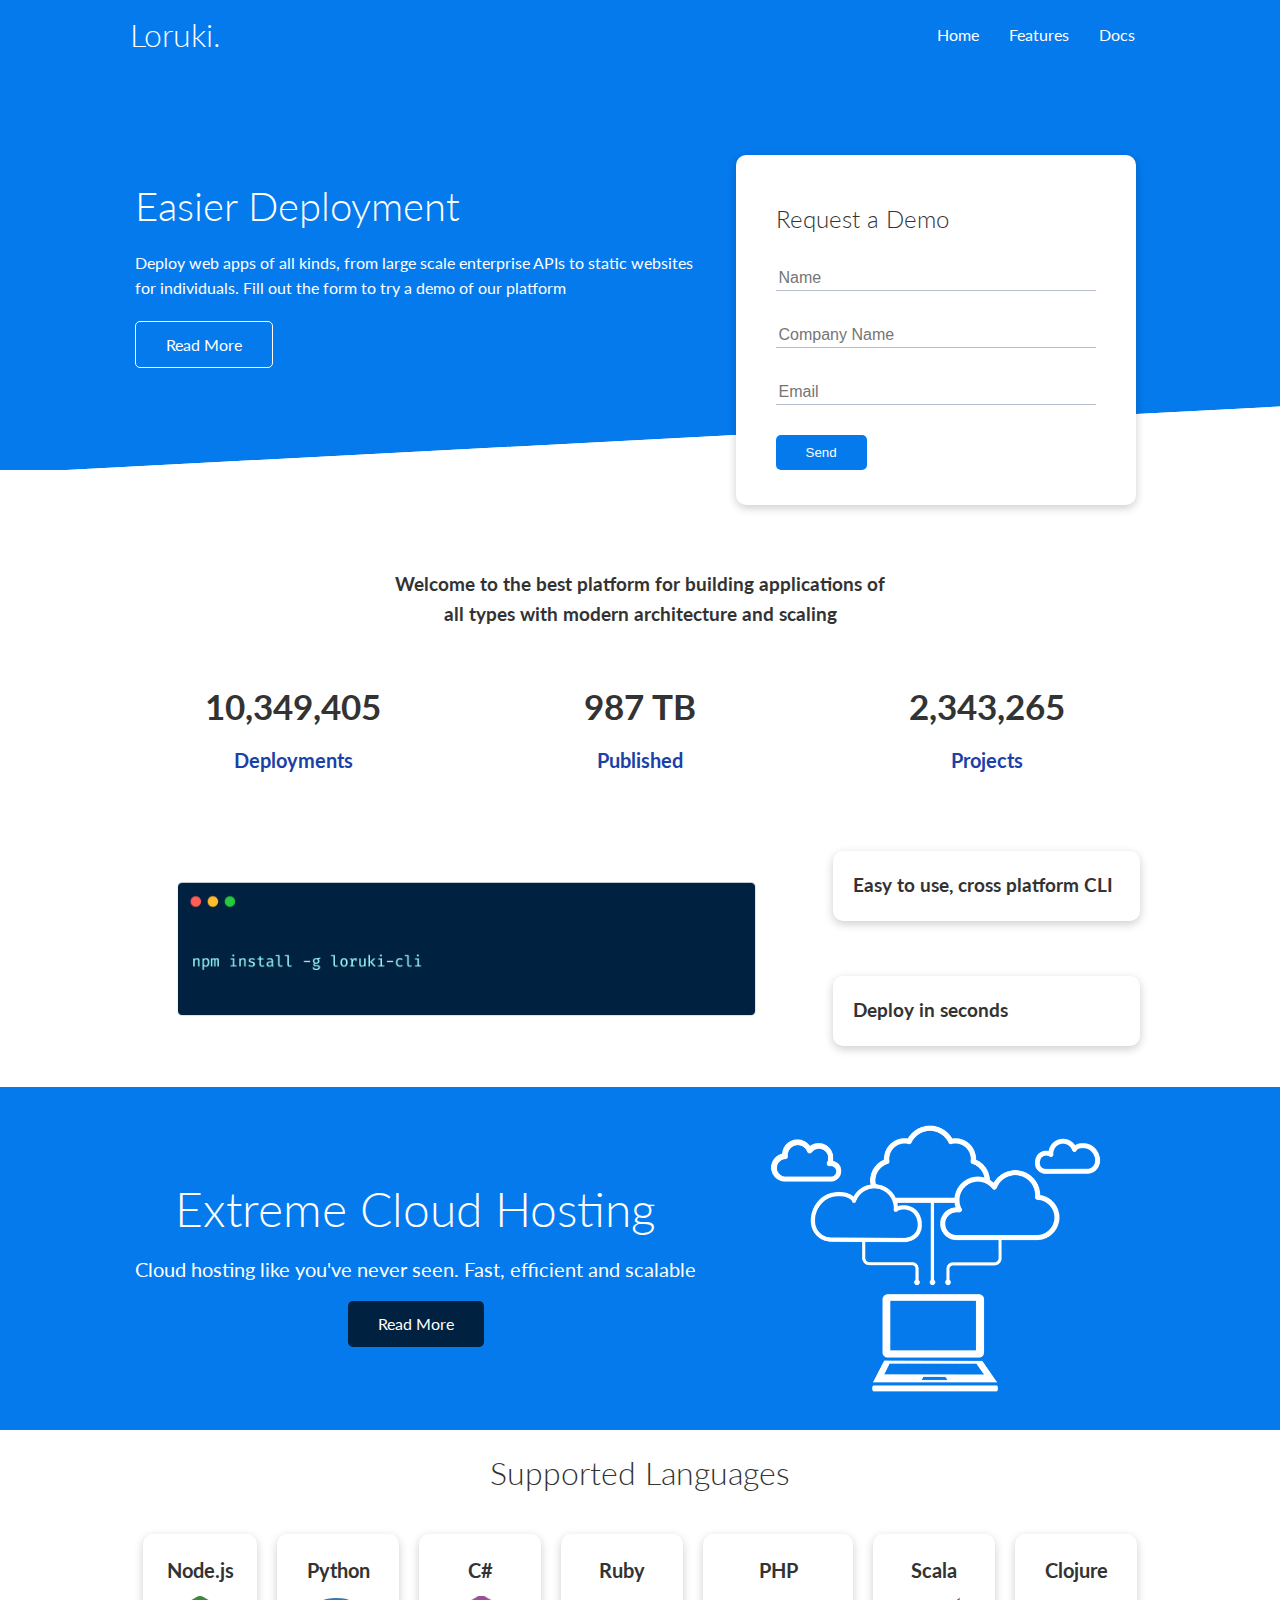
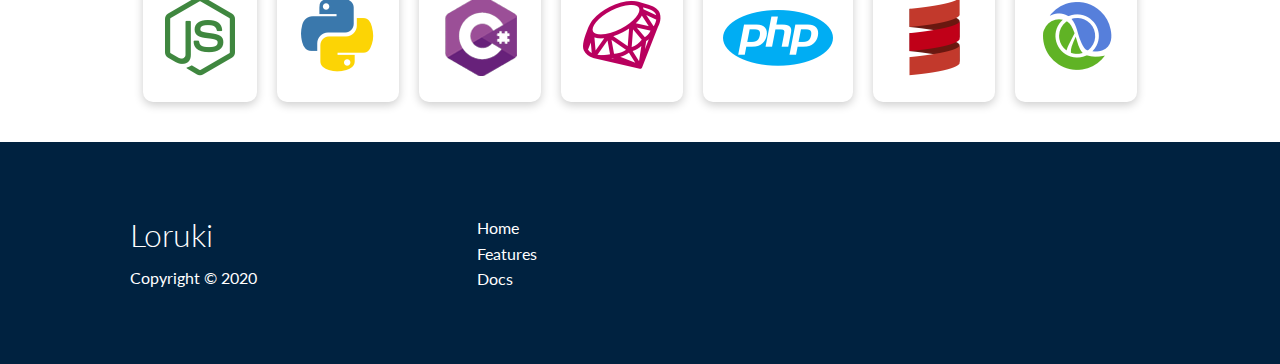
<file: index.html>
<!DOCTYPE html>
<html lang="en">
<head>
    <meta charset="UTF-8">
    <meta name="viewport" content="width=device-width, initial-scale=1.0">
    <link rel="stylesheet" href="https://cdnjs.cloudflare.com/ajax/libs/font-awesome/5.15.1/css/all.min.css" integrity="sha512-+4zCK9k+qNFUR5X+cKL9EIR+ZOhtIloNl9GIKS57V1MyNsYpYcUrUeQc9vNfzsWfV28IaLL3i96P9sdNyeRssA==" crossorigin="anonymous" />
    <link rel="stylesheet" href="css/utilities.css">
    <link rel="stylesheet" href="css/style.css">
    <title>Loruki | Cloud Hosting For Everyone</title>
</head>
<body>
    <!-- Navbar -->
    <div class="navbar">
        <div class="container flex">
            <h1 class="logo">Loruki.</h1>
            <nav>
                <ul>
                    <li><a href="index.html">Home</a></li>
                    <li><a href="features.html">Features</a></li>
                    <li><a href="docs.html">Docs</a></li>
                </ul>
            </nav>
        </div>
    </div>
    
    <!-- Showcase -->
    <section class="showcase">
        <div class="container grid">
            <div class="showcase-text">
                <h1>Easier Deployment</h1>
                <p>Deploy web apps of all kinds, from large scale enterprise APIs to static websites for individuals. Fill out the form to try a demo of our platform</p>
                <a href="features.html" class="btn btn-outline">Read More</a>
            </div>

            <div class="showcase-form card">
                <h2>Request a Demo</h2>
                 <!--  <form name="contact" netlify-honeypot="bot-field" method="POST" data-netlify="true">
                    <input type="hidden" name="form-name" value="contact">
                    <p class="hidden">
                        <label>Don’t fill this out if you're human: <input name="bot-field" /></label>
                      </p>
                    <div class="form-control">
                        <input type="text" name="name" placeholder="Name" required>
                    </div>
                    <div class="form-control">
                        <input type="text" name="company" placeholder="Company Name" required>
                    </div>
                    <div class="form-control">
                        <input type="email" name="email" placeholder="Email" required>
                    </div>
                    <input type="submit" value="Send" class="btn btn-primary">
                </form> -->
                 <form>
                    <div class="form-control">
                        <input type="text" name="name" placeholder="Name" required>
                    </div>
                    <div class="form-control">
                        <input type="text" name="company" placeholder="Company Name" required>
                    </div>
                    <div class="form-control">
                        <input type="email" name="email" placeholder="Email" required>
                    </div>
                    <input type="submit" value="Send" class="btn btn-primary">
                </form>
            </div>
        </div>
    </section>

    <!-- Stats -->
    <section class="stats">
        <div class="container">
            <h3 class="stats-heading text-center my-1">
                Welcome to the best platform for building applications of all types with modern architecture and scaling
            </h3>

            <div class="grid grid-3 text-center my-4">
                <div>
                    <i class="fas fa-server fa-3x"></i>
                    <h3>10,349,405</h3>
                    <p class="text-secondary">Deployments</p>
                </div>
                <div>
                    <i class="fas fa-upload fa-3x"></i>
                    <h3>987 TB</h3>
                    <p class="text-secondary">Published</p>
                </div>
                <div>
                    <i class="fas fa-project-diagram fa-3x"></i>
                    <h3>2,343,265</h3>
                    <p class="text-secondary">Projects</p>
                </div>
            </div>
        </div>
    </section>

    <!-- Cli -->
    <section class="cli">
        <div class="container grid">
            <img src="images/cli.png" alt="">
            <div class="card">
                <h3>Easy to use, cross platform CLI</h3>
            </div>
            <div class="card">
                <h3>Deploy in seconds</h3>
            </div>
        </div>
    </section>

    <!-- Cloud -->
    <section class="cloud bg-primary my-2 py-2">
        <div class="container grid">
            <div class="text-center">
                <h2 class="lg">Extreme Cloud Hosting</h2>
                <p class="lead my-1">Cloud hosting like you've never seen. Fast, efficient and scalable</p>
                <a href="features.html" class="btn btn-dark">Read More</a>
            </div>
            <img src="images/cloud.png" alt="">
        </div>
    </section>

    <!-- Languages -->
    <section class="languages">
        <h2 class="md text-center my-2">
            Supported Languages
        </h2>
        <div class="container flex">
            <div class="card">
                <h4>Node.js</h4>
                <img src="images/logos/node.png" alt="">
            </div>
            <div class="card">
                <h4>Python</h4>
                <img src="images/logos/python.png" alt="">
              </div>
              <div class="card">
                <h4>C#</h4>
                <img src="images/logos/csharp.png" alt="">
              </div>
              <div class="card">
                <h4>Ruby</h4>
                <img src="images/logos/ruby.png" alt="">
              </div>
              <div class="card">
                <h4>PHP</h4>
                <img src="images/logos/php.png" alt="">
              </div>
              <div class="card">
                <h4>Scala</h4>
                <img src="images/logos/scala.png" alt="">
              </div>
              <div class="card">
                <h4>Clojure</h4>
                <img src="images/logos/clojure.png" alt="">
              </div>
        </div>
    </section>

    <!-- Footer -->
    <footer class="footer bg-dark py-5">
        <div class="container grid grid-3">
            <div>
                <h1>Loruki
                </h1>
                <p>Copyright &copy; 2020</p>
            </div>
            <nav>
                <ul>
                    <li><a href="index.html">Home</a></li>
                    <li><a href="features.html">Features</a></li>
                    <li><a href="docs.html">Docs</a></li>
                </ul>
            </nav>
            <div class="social">
                <a href="https://github.com/aamir786abdine" target="_blank" rel="noopener noreferrer"><i class="fab fa-github fa-2x"></i></a>
                <a href="https://www.facebook.com/aamir.abdine" target="_blank" rel="noopener noreferrer"><i class="fab fa-facebook fa-2x"></i></a>
                <a href="https://www.instagram.com/the_aamir_abdine/" target="_blank" rel="noopener noreferrer"><i class="fab fa-instagram fa-2x"></i></a>
                <a href="https://twitter.com/Aamir_Abdine " target="_blank" rel="noopener noreferrer"><i class="fab fa-twitter fa-2x"></i></a>
            </div>
        </div>
    </footer>
</body>
</html>
</file>
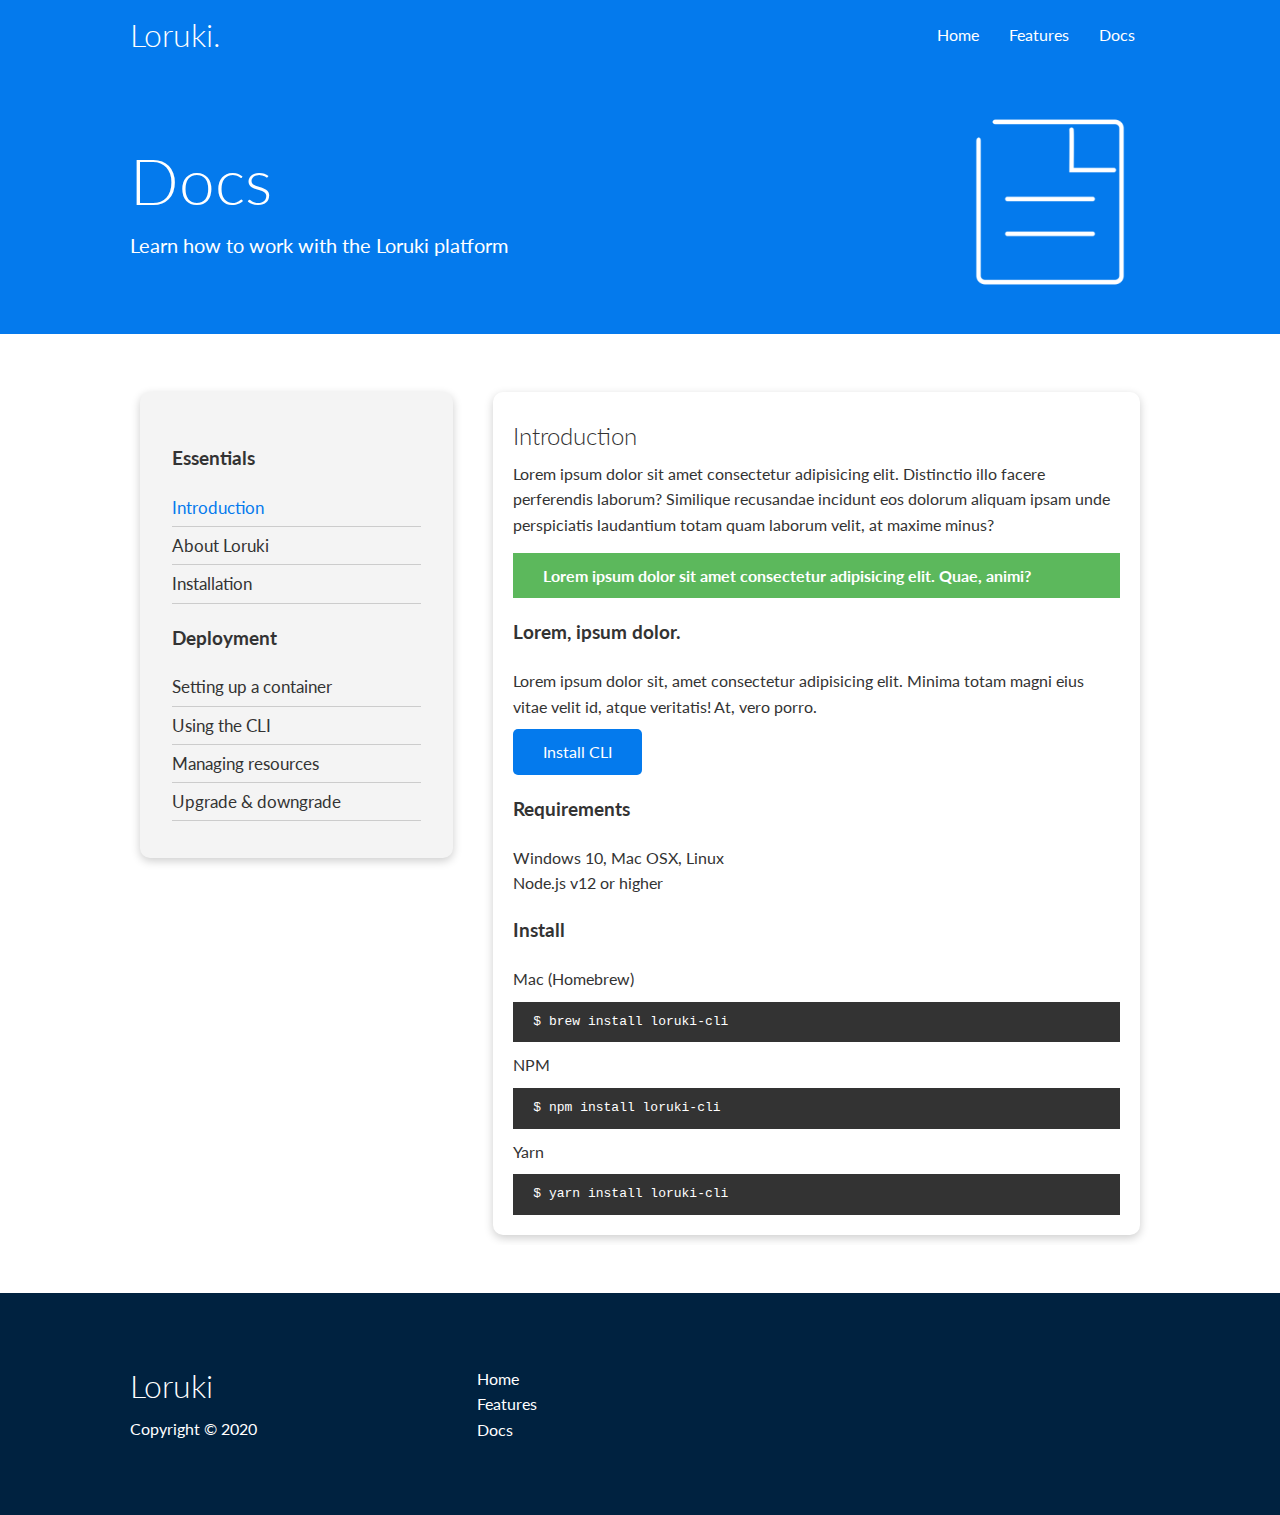
<file: docs.html>
<!DOCTYPE html>
<html lang="en">
<head>
    <meta charset="UTF-8">
    <meta name="viewport" content="width=device-width, initial-scale=1.0">
    <link rel="stylesheet" href="https://cdnjs.cloudflare.com/ajax/libs/font-awesome/5.15.1/css/all.min.css" integrity="sha512-+4zCK9k+qNFUR5X+cKL9EIR+ZOhtIloNl9GIKS57V1MyNsYpYcUrUeQc9vNfzsWfV28IaLL3i96P9sdNyeRssA==" crossorigin="anonymous" />
    <link rel="stylesheet" href="css/utilities.css">
    <link rel="stylesheet" href="css/style.css">
    <title>Loruki | Cloud Hosting For Everyone</title>
</head>
<body>
    <!-- Navbar -->
    <div class="navbar">
        <div class="container flex">
            <h1 class="logo">Loruki.</h1>
            <nav>
                <ul>
                    <li><a href="index.html">Home</a></li>
                    <li><a href="features.html">Features</a></li>
                    <li><a href="docs.html">Docs</a></li>
                </ul>
            </nav>
        </div>
    </div>

    <!-- Head -->
    <section class="docs-head bg-primary py-3">
        <div class="container grid">
            <div>
                <h1 class="xl">Docs</h1>
                <p class="lead">
                    Learn how to work with the Loruki platform
                </p>
            </div>
            <img src="images/docs.png" alt="">
        </div>
    </section>

    <!-- Docs main -->
    <section class="docs-main my-4">
        <div class="container grid">
            <div class="card bg-light p-3">
                <h3 class="my-2">Essentials</h3>
                <nav>
                    <ul>
                        <li><a class="text-primary" href="#">Introduction</a></li>
                        <li><a href="#">About Loruki</a></li>
                        <li><a href="#">Installation</a></li>
                    </ul>
                </nav>

                <h3 class="my-2">Deployment</h3>
                <nav>
                    <ul>
                        <li><a href="#">Setting up a container</a></li>
                            <li><a href="#">Using the CLI</a></li>
                            <li><a href="#">Managing resources</a></li>
                            <li><a href="#">Upgrade & downgrade</a></li>
                    </ul>
                </nav>
            </div>
            <div class="card">
                <h2>Introduction</h2>
                <p>Lorem ipsum dolor sit amet consectetur adipisicing elit. Distinctio illo facere perferendis laborum? Similique recusandae incidunt eos dolorum aliquam ipsam unde perspiciatis laudantium totam quam laborum velit, at maxime minus?</p>

                <div class="alert alert-success">
                    <i class="fas fa-info"></i> Lorem ipsum dolor sit amet consectetur adipisicing elit. Quae, animi?
                </div>

                <h3>Lorem, ipsum dolor.</h3>
                <p>Lorem ipsum dolor sit, amet consectetur adipisicing elit. Minima totam magni eius vitae velit id, atque veritatis! At, vero porro.</p>
                <a href="#" class="btn btn-primary">Install CLI</a>

                <h3>Requirements</h3>
                <ul>
                    <li>Windows 10, Mac OSX, Linux</li>
                    <li>Node.js v12 or higher</li>
                </ul>

                <h3>Install</h3>
                <p>Mac (Homebrew)</p>
                <pre><code>$ brew install loruki-cli</code></pre>
                <p>NPM</p>
                <pre><code>$ npm install loruki-cli</code></pre>
                <p>Yarn</p>
                <pre><code>$ yarn install loruki-cli</code></pre>

            </div>
        </div>
    </section>
    
    <!-- Footer -->
    <footer class="footer bg-dark py-5">
        <div class="container grid grid-3">
            <div>
                <h1>Loruki
                </h1>
                <p>Copyright &copy; 2020</p>
            </div>
            <nav>
                <ul>
                    <li><a href="index.html">Home</a></li>
                    <li><a href="features.html">Features</a></li>
                    <li><a href="docs.html">Docs</a></li>
                </ul>
            </nav>
                <div class="social">
                <a href="https://github.com/aamir786abdine" target="_blank" rel="noopener noreferrer"><i class="fab fa-github fa-2x"></i></a>
                <a href="https://www.facebook.com/aamir.abdine" target="_blank" rel="noopener noreferrer"><i class="fab fa-facebook fa-2x"></i></a>
                <a href="https://www.instagram.com/the_aamir_abdine/" target="_blank" rel="noopener noreferrer"><i class="fab fa-instagram fa-2x"></i></a>
                <a href="https://twitter.com/Aamir_Abdine " target="_blank" rel="noopener noreferrer"><i class="fab fa-twitter fa-2x"></i></a>
            </div>
        </div>
    </footer>
</body>
</html>
</file>
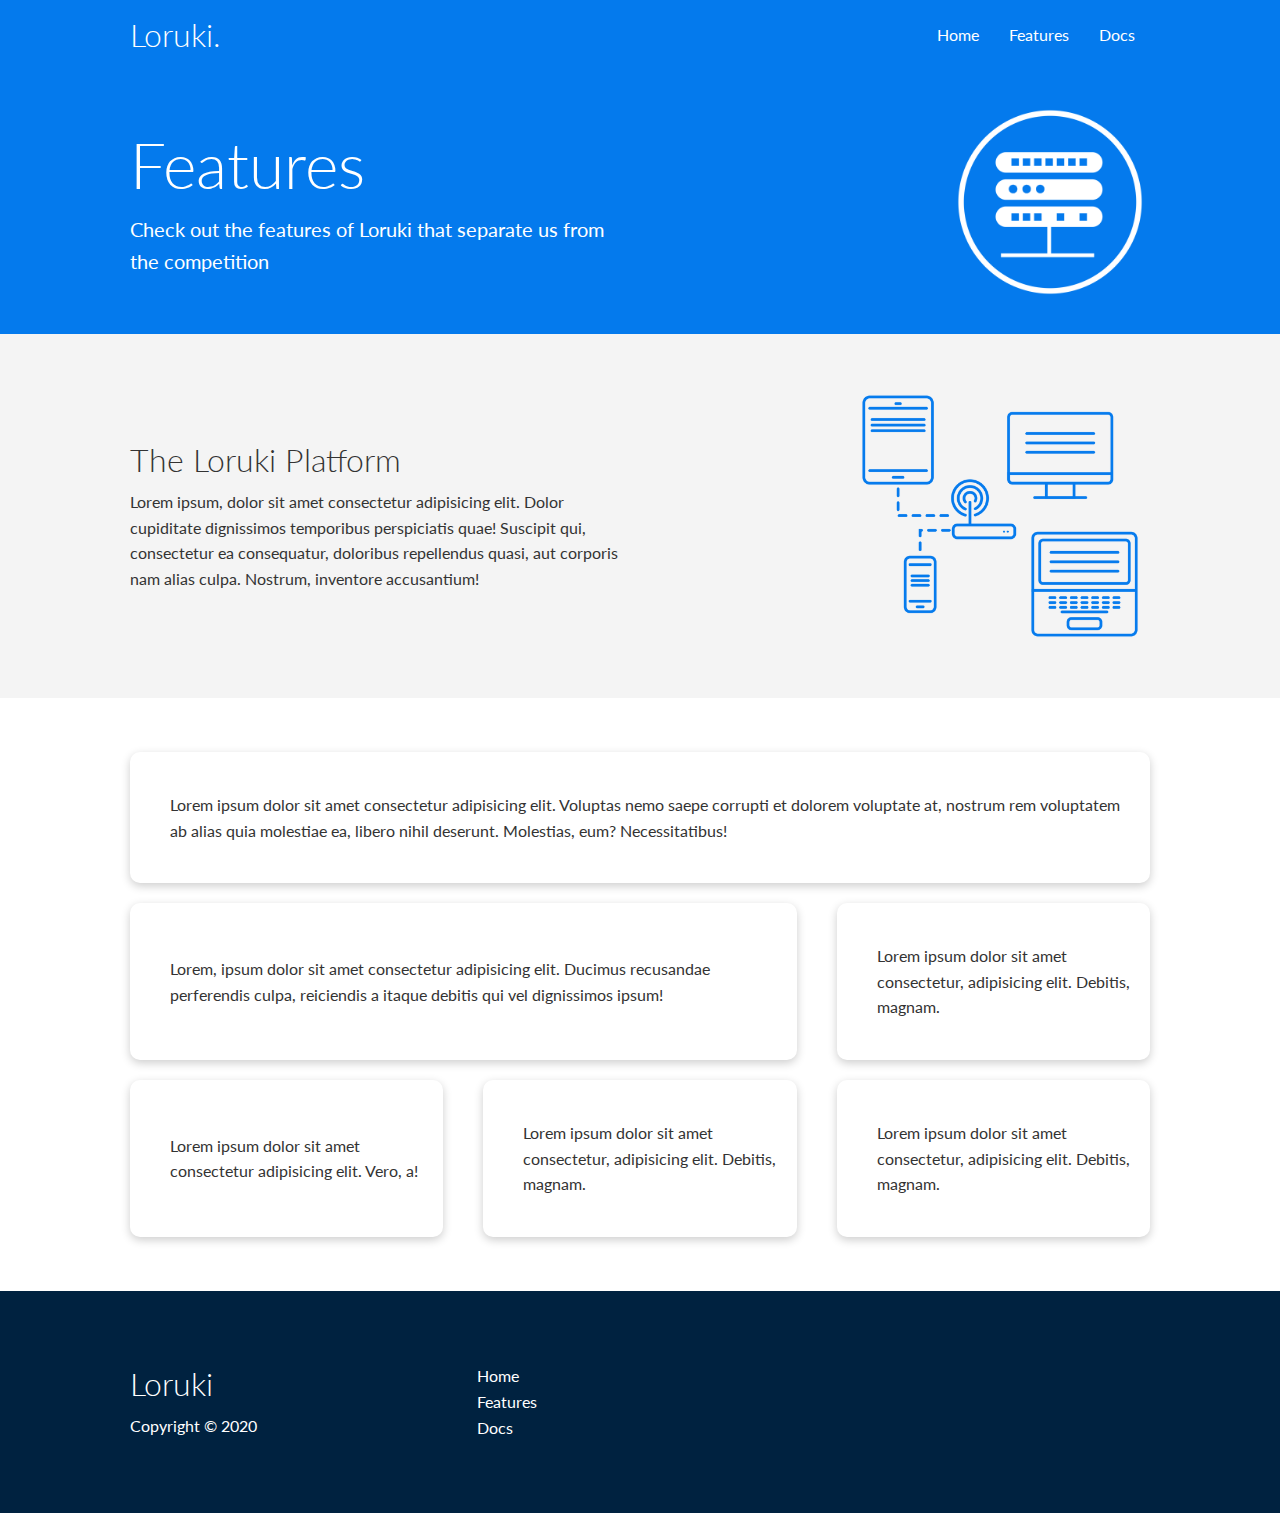
<file: features.html>
<!DOCTYPE html>
<html lang="en">
<head>
    <meta charset="UTF-8">
    <meta name="viewport" content="width=device-width, initial-scale=1.0">
    <link rel="stylesheet" href="https://cdnjs.cloudflare.com/ajax/libs/font-awesome/5.15.1/css/all.min.css" integrity="sha512-+4zCK9k+qNFUR5X+cKL9EIR+ZOhtIloNl9GIKS57V1MyNsYpYcUrUeQc9vNfzsWfV28IaLL3i96P9sdNyeRssA==" crossorigin="anonymous" />
    <link rel="stylesheet" href="css/utilities.css">
    <link rel="stylesheet" href="css/style.css">
    <title>Loruki | Cloud Hosting For Everyone</title>
</head>
<body>
    <!-- Navbar -->
    <div class="navbar">
        <div class="container flex">
            <h1 class="logo">Loruki.</h1>
            <nav>
                <ul>
                    <li><a href="index.html">Home</a></li>
                    <li><a href="features.html">Features</a></li>
                    <li><a href="docs.html">Docs</a></li>
                </ul>
            </nav>
        </div>
    </div>

    <!-- Head -->
    <section class="features-head bg-primary py-3">
        <div class="container grid">
            <div>
                <h1 class="xl">Features</h1>
                <p class="lead">
                    Check out the features of Loruki that separate us from the
                        competition
                </p>
            </div>
            <img src="images/server.png" alt="">
        </div>
    </section>

    <!-- Sub head -->
    <section class="features-sub-head bg-light py-3">
        <div class="container grid">
            <div>
                <h1 class="md">The Loruki Platform</h1>
                <p>
                    Lorem ipsum, dolor sit amet consectetur adipisicing elit. Dolor cupiditate dignissimos temporibus perspiciatis quae! Suscipit qui, consectetur ea consequatur, doloribus repellendus quasi, aut corporis nam alias culpa. Nostrum, inventore accusantium!
                </p>
            </div>
            <img src="images/server2.png" alt="">
        </div>
    </section>

    <section class="features-main my-2">
        <div class="container grid grid-3">
            <div class="card flex">
                <i class="fas fa-server fa-3x"></i>
                <p>Lorem ipsum dolor sit amet consectetur adipisicing elit. Voluptas nemo saepe corrupti et dolorem voluptate at, nostrum rem voluptatem ab alias quia molestiae ea, libero nihil deserunt. Molestias, eum? Necessitatibus!</p>
            </div>
            <div class="card flex">
                <i class="fas fa-network-wired fa-3x"></i>
                <p>
                    Lorem, ipsum dolor sit amet consectetur adipisicing elit. Ducimus
                    recusandae perferendis culpa, reiciendis a itaque debitis qui vel
                    dignissimos ipsum!
                </p>
            </div>
            <div class="card flex">
                <i class="fas fa-laptop-code fa-3x"></i>
                <p>
                    Lorem ipsum dolor sit amet consectetur, adipisicing elit. Debitis,
                    magnam.
                </p>
            </div>
            <div class="card flex">
                <i class="fas fa-database fa-3x"></i>
                <p>
                    Lorem ipsum dolor sit amet consectetur adipisicing elit. Vero, a!
                </p>
            </div>
            <div class="card flex">
                <i class="fas fa-power-off fa-3x"></i>
                <p>
                    Lorem ipsum dolor sit amet consectetur, adipisicing elit. Debitis,
                    magnam.
                </p>
            </div>
            <div class="card flex">
                <i class="fas fa-upload fa-3x"></i>
                <p>
                    Lorem ipsum dolor sit amet consectetur, adipisicing elit. Debitis,
                    magnam.
                </p>
            </div>
        </div>
    </section>

    <!-- Footer -->
    <footer class="footer bg-dark py-5">
        <div class="container grid grid-3">
            <div>
                <h1>Loruki
                </h1>
                <p>Copyright &copy; 2020</p>
            </div>
            <nav>
                <ul>
                    <li><a href="index.html">Home</a></li>
                    <li><a href="features.html">Features</a></li>
                    <li><a href="docs.html">Docs</a></li>
                </ul>
            </nav>
                  <div class="social">
                <a href="https://github.com/aamir786abdine" target="_blank" rel="noopener noreferrer"><i class="fab fa-github fa-2x"></i></a>
                <a href="https://www.facebook.com/aamir.abdine" target="_blank" rel="noopener noreferrer"><i class="fab fa-facebook fa-2x"></i></a>
                <a href="https://www.instagram.com/the_aamir_abdine/" target="_blank" rel="noopener noreferrer"><i class="fab fa-instagram fa-2x"></i></a>
                <a href="https://twitter.com/Aamir_Abdine " target="_blank" rel="noopener noreferrer"><i class="fab fa-twitter fa-2x"></i></a>
            </div>
        </div>
    </footer>
</body>
</html>
</file>
<file: css/utilities.css>
.container {
  max-width: 1100px;
  margin: 0 auto;
  overflow: auto;
  padding: 0 40px;
}

.card {
  background-color: #fff;
  color: #333;
  border-radius: 10px;
  box-shadow: 0 3px 10px rgba(0, 0, 0, 0.2);
  padding: 20px;
  margin: 10px;
}

.btn {
  display: inline-block;
  padding: 10px 30px;
  cursor: pointer;
  background: var(--primary-color);
  color: #fff;
  border: none;
  border-radius: 5px;
}

.btn-outline {
  background-color: transparent;
  border: 1px #fff solid;
}

.btn:hover {
  transform: scale(0.98);
}

/* Backgrounds & colored buttons */
.bg-primary,
.btn-primary {
  background-color: var(--primary-color);
  color: #fff;
}

.bg-secondary,
.btn-secondary {
  background-color: var(--secondary-color);
  color: #fff;
}

.bg-dark,
.btn-dark {
  background-color: var(--dark-color);
  color: #fff;
}

.bg-light,
.btn-light {
  background-color: var(--light-color);
  color: #333;
}

.bg-primary a,
.btn-primary a,
.bg-secondary a,
.btn-secondary a,
.bg-dark a,
.btn-dark a {
  color: #fff;
}

/* Text colors */
.text-primary {
  color: var(--primary-color);
}

.text-secondary {
  color: var(--secondary-color);
}

.text-dark {
  color: var(--dark-color);
}

.text-light {
  color: var(--light-color);
}

/* Text sizes */
.lead {
  font-size: 20px;
}

.sm {
  font-size: 1rem;
}

.md {
  font-size: 2rem;
}

.lg {
  font-size: 3rem;
}

.xl {
  font-size: 4rem;
}

.text-center {
  text-align: center;
}

/* Alert */
.alert {
  background-color: var(--light-color);
  padding: 10px 20px;
  font-weight: bold;
  margin: 15px 0;
}

.alert i {
  margin-right: 10px;
}

.alert-success {
  background-color: var(--success-color);
  color: #fff;
}

.alert-error {
  background-color: var(--error-color);
  color: #fff;
}

.flex {
  display: flex;
  justify-content: center;
  align-items: center;
  height: 100%;
}

.grid {
  display: grid;
  grid-template-columns: repeat(2, 1fr);
  gap: 20px;
  justify-content: center;
  align-items: center;
  height: 100%;
}

.grid-3 {
  grid-template-columns: repeat(3, 1fr);
}

/* Margin */
.my-1 {
  margin: 1rem 0;
}

.my-2 {
  margin: 1.5rem 0;
}

.my-3 {
  margin: 2rem 0;
}

.my-4 {
  margin: 3rem 0;
}

.my-5 {
  margin: 4rem 0;
}

.m-1 {
  margin: 1rem;
}

.m-2 {
  margin: 1.5rem;
}

.m-3 {
  margin: 2rem;
}

.m-4 {
  margin: 3rem;
}

.m-5 {
  margin: 4rem;
}

/* Padding */
.py-1 {
  padding: 1rem 0;
}

.py-2 {
  padding: 1.5rem 0;
}

.py-3 {
  padding: 2rem 0;
}

.py-4 {
  padding: 3rem 0;
}

.py-5 {
  padding: 4rem 0;
}

.p-1 {
  padding: 1rem;
}

.p-2 {
  padding: 1.5rem;
}

.p-3 {
  padding: 2rem;
}

.p-4 {
  padding: 3rem;
}

.p-5 {
  padding: 4rem;
}
</file>
<file: css/style.css>
@import url('https://fonts.googleapis.com/css2?family=Lato:wght@300&display=swap');

:root {
  --primary-color: #047aed;
  --secondary-color: #1c3fa8;
  --dark-color: #002240;
  --light-color: #f4f4f4;
  --success-color: #5cb85c;
  --error-color: #d9534f;
}

* {
  box-sizing: border-box;
  padding: 0;
  margin: 0;
}

/* Scroll bar */
body::-webkit-scrollbar {
  width: 10px;
}
 
body::-webkit-scrollbar-track {
  box-shadow: inset 0 0 6px rgba(0,0,0,0.3);
}
 
body::-webkit-scrollbar-thumb {
  background-color: darkgrey;
  outline: 1px solid slategrey;
}

/* Whole body */

body {
  font-family: 'Lato', sans-serif;
  color: #333;
  line-height: 1.6;
}

ul {
  list-style-type: none;
}

a {
  text-decoration: none;
  color: #333;
}

h1,
h2 {
  font-weight: 300;
  line-height: 1.2;
  margin: 10px 0;
}

p {
  margin: 10px 0;
}

img {
  width: 100%;
}

code,
pre {
  background: #333;
  color: #fff;
  padding: 10px;
}

.hidden {
  visibility: hidden;
  height: 0;
}

/* Navbar */
.navbar {
  background-color: var(--primary-color);
  color: #fff;
  height: 70px;
}

.navbar ul {
  display: flex;
}

.navbar a {
  color: #fff;
  padding: 10px;
  margin: 0 5px;
}

.navbar a:hover {
  border-bottom: 2px #fff solid;
}

.navbar .flex {
  justify-content: space-between;
}

/* Showcase */
.showcase {
  height: 400px;
  background-color: var(--primary-color);
  color: #fff;
  position: relative;
}

.showcase h1 {
  font-size: 40px;
}

.showcase p {
  margin: 20px 0;
}

.showcase .grid {
  overflow: visible;
  grid-template-columns: 55% auto;
  gap: 30px;
}

.showcase-text {
  animation: slideInFromLeft 1s ease-in;
}

.showcase-form {
  position: relative;
  top: 60px;
  height: 350px;
  width: 400px;
  padding: 40px;
  z-index: 100;
  justify-self: flex-end;
  animation: slideInFromRight 1s ease-in;
}

.showcase-form .form-control {
  margin: 30px 0;
}

.showcase-form input[type='text'],
.showcase-form input[type='email'] {
  border: 0;
  border-bottom: 1px solid #b4becb;
  width: 100%;
  padding: 3px;
  font-size: 16px;
}

.showcase-form input:focus {
  outline: none;
}

.showcase::before,
.showcase::after {
  content: '';
  position: absolute;
  height: 100px;
  bottom: -70px;
  right: 0;
  left: 0;
  background: #fff;
  transform: skewY(-3deg);
  -webkit-transform: skewY(-3deg);
  -moz-transform: skewY(-3deg);
  -ms-transform: skewY(-3deg);
}

/* Stats */
.stats {
  padding-top: 100px;
  animation: slideInFromBottom 1s ease-in;
}

.stats-heading {
  max-width: 500px;
  margin: auto;
}

.stats .grid h3 {
  font-size: 35px;
}

.stats .grid p {
  font-size: 20px;
  font-weight: bold;
}

/* Cli */
.cli .grid {
  grid-template-columns: repeat(3, 1fr);
  grid-template-rows: repeat(2, 1fr);
}

.cli .grid > *:first-child {
  grid-column: 1 / span 2;
  grid-row: 1 / span 2;
}

/* Cloud */
.cloud .grid {
  grid-template-columns: 4fr 3fr;
}

/* Languages */

.languages .flex {
  flex-wrap: wrap;
}

.languages .card {
  text-align: center;
  margin: 18px 10px 40px;
  transition: transform 0.2s ease-in;
}

.languages .card h4 {
  font-size: 20px;
  margin-bottom: 10px;
}

.languages .card:hover {
  transform: translateY(-15px);
}

/* Features */
.features-head img,
.docs-head img {
  width: 200px;
  justify-self: flex-end;
}

.features-sub-head img {
  width: 300px;
  justify-self: flex-end;
}

.features-main .card > i {
  margin-right: 20px;
}

.features-main .grid {
  padding: 30px;
}

.features-main .grid > *:first-child {
  grid-column: 1 / span 3;
}

.features-main .grid > *:nth-child(2) {
  grid-column: 1 / span 2;
}

/* Docs */
.docs-main h3 {
  margin: 20px 0;
}

.docs-main .grid {
  grid-template-columns: 1fr 2fr;
  align-items: flex-start;
}

.docs-main nav li {
  font-size: 17px;
  padding-bottom: 5px;
  margin-bottom: 5px;
  border-bottom: 1px #ccc solid;
}

.docs-main a:hover {
  font-weight: bold;
}

/* Footer */
.footer .social a {
  margin: 0 10px;
}

/* Animations */
@keyframes slideInFromLeft {
  0% {
    transform: translateX(-100%);
  }

  100% {
    transform: translateX(0);
  }
}

@keyframes slideInFromRight {
  0% {
    transform: translateX(100%);
  }

  100% {
    transform: translateX(0);
  }
}

@keyframes slideInFromTop {
  0% {
    transform: translateY(-100%);
  }

  100% {
    transform: translateX(0);
  }
}

@keyframes slideInFromBottom {
  0% {
    transform: translateY(100%);
  }

  100% {
    transform: translateX(0);
  }
}

/* Tablets and under */
@media (max-width: 768px) {
  .grid,
  .showcase .grid,
  .stats .grid,
  .cli .grid,
  .cloud .grid,
  .features-main .grid,
  .docs-main .grid {
    grid-template-columns: 1fr;
    grid-template-rows: 1fr;
  }

  .showcase {
    height: auto;
  }

  .showcase-text {
    text-align: center;
    margin-top: 40px;
    animation: slideInFromTop 1s ease-in;
  }

  .showcase-form {
    justify-self: center;
    margin: auto;
    animation: slideInFromBottom 1s ease-in;
  }

  .cli .grid > *:first-child {
    grid-column: 1;
    grid-row: 1;
  }

  .features-head,
  .features-sub-head,
  .docs-head {
    text-align: center;
  }

  .features-head img,
  .features-sub-head img,
  .docs-head img {
    justify-self: center;
  }

  .features-main .grid > *:first-child,
  .features-main .grid > *:nth-child(2) {
    grid-column: 1;
  }
}

/* Mobile */
@media (max-width: 500px) {
  .navbar {
    height: 110px;
  }

  .navbar .flex {
    flex-direction: column;
  }

  .navbar ul {
    padding: 10px;
    background-color: rgba(0, 0, 0, 0.1);
  }
  
  .showcase-form {
    width: 300px;
  }
}
</file>
